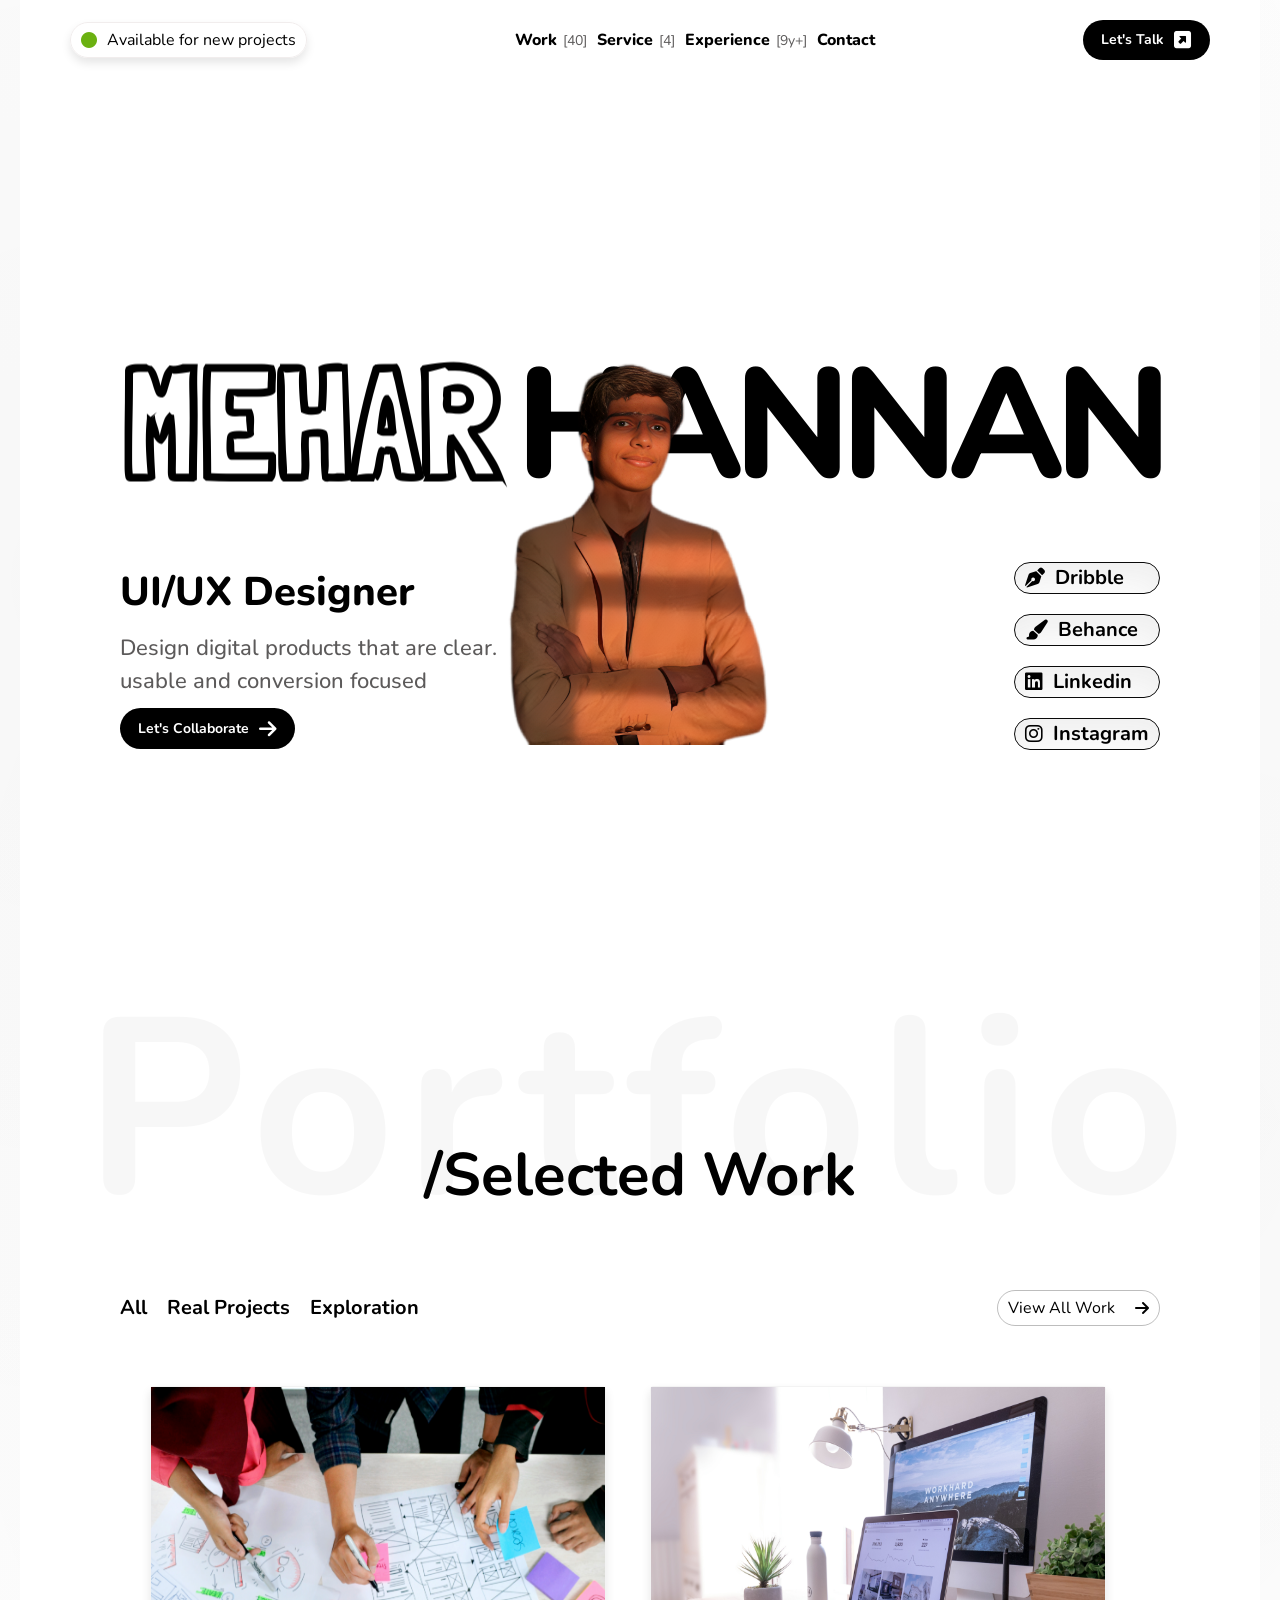
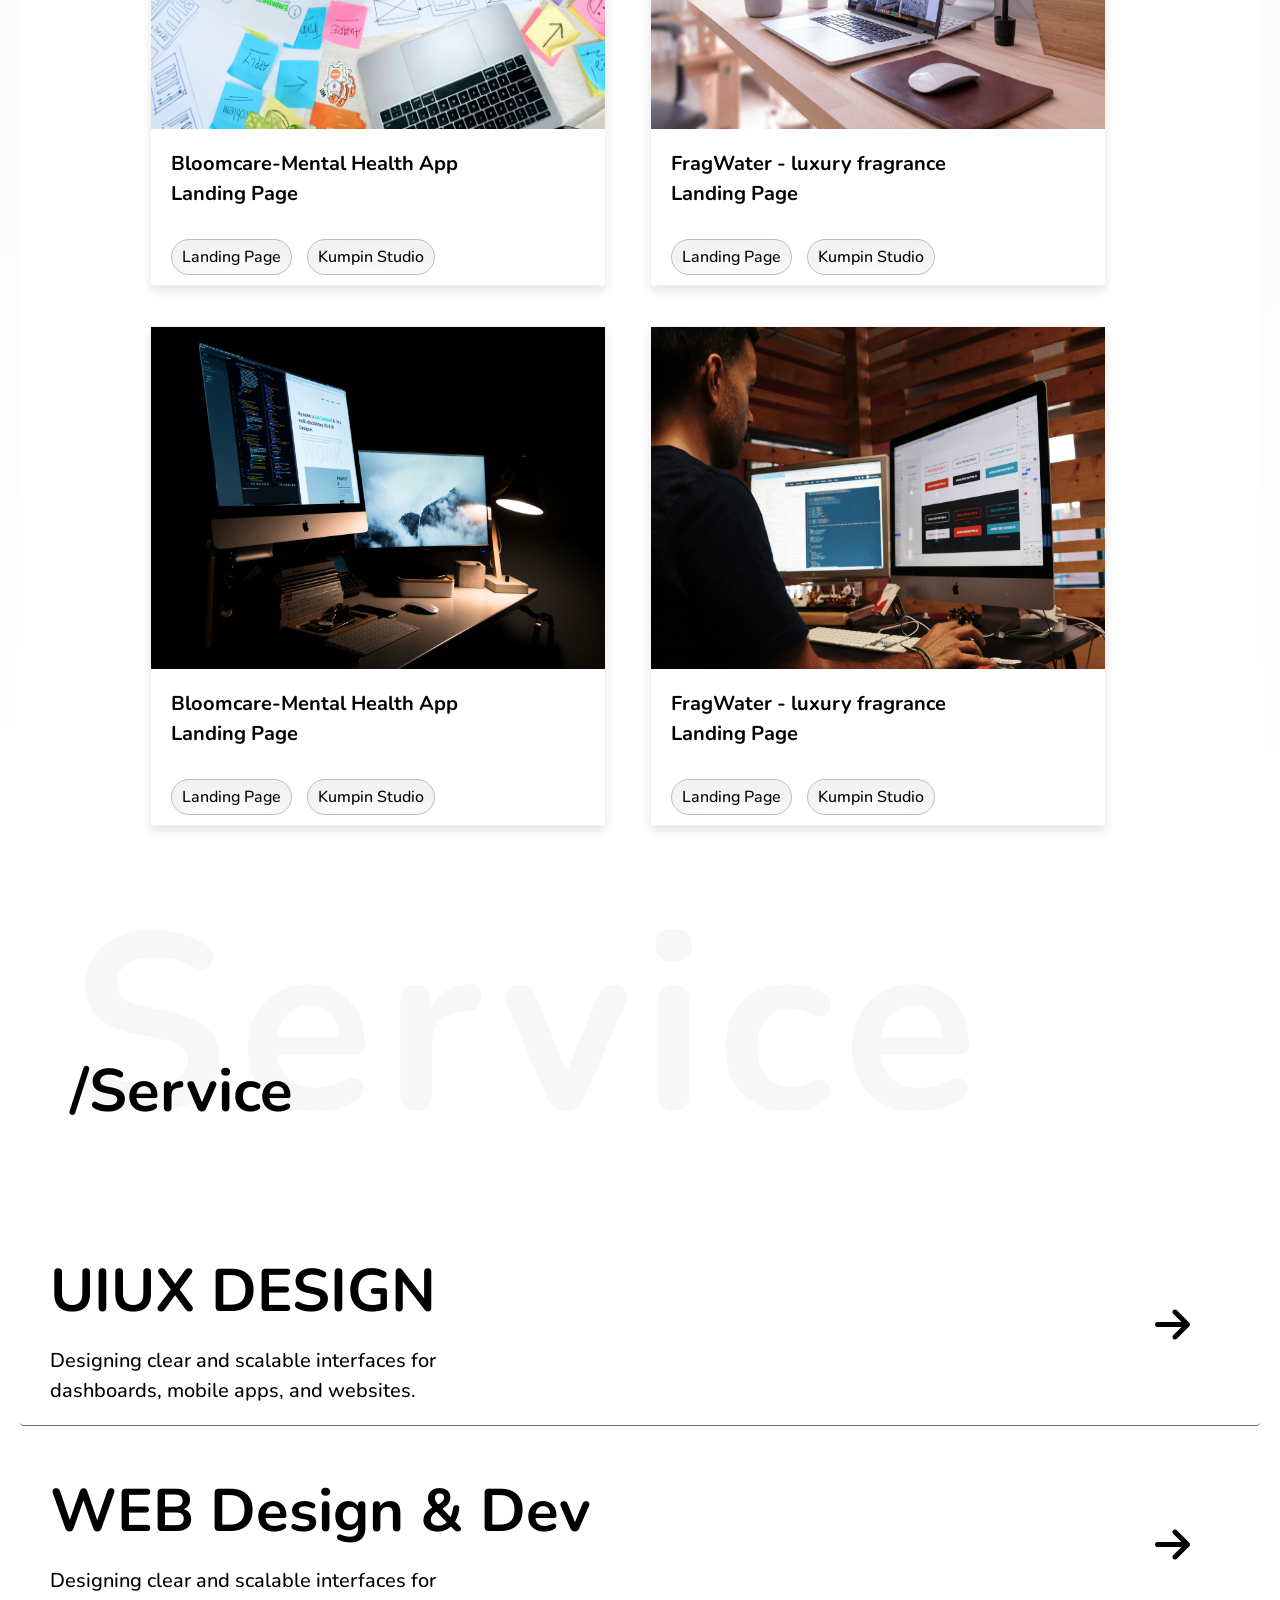
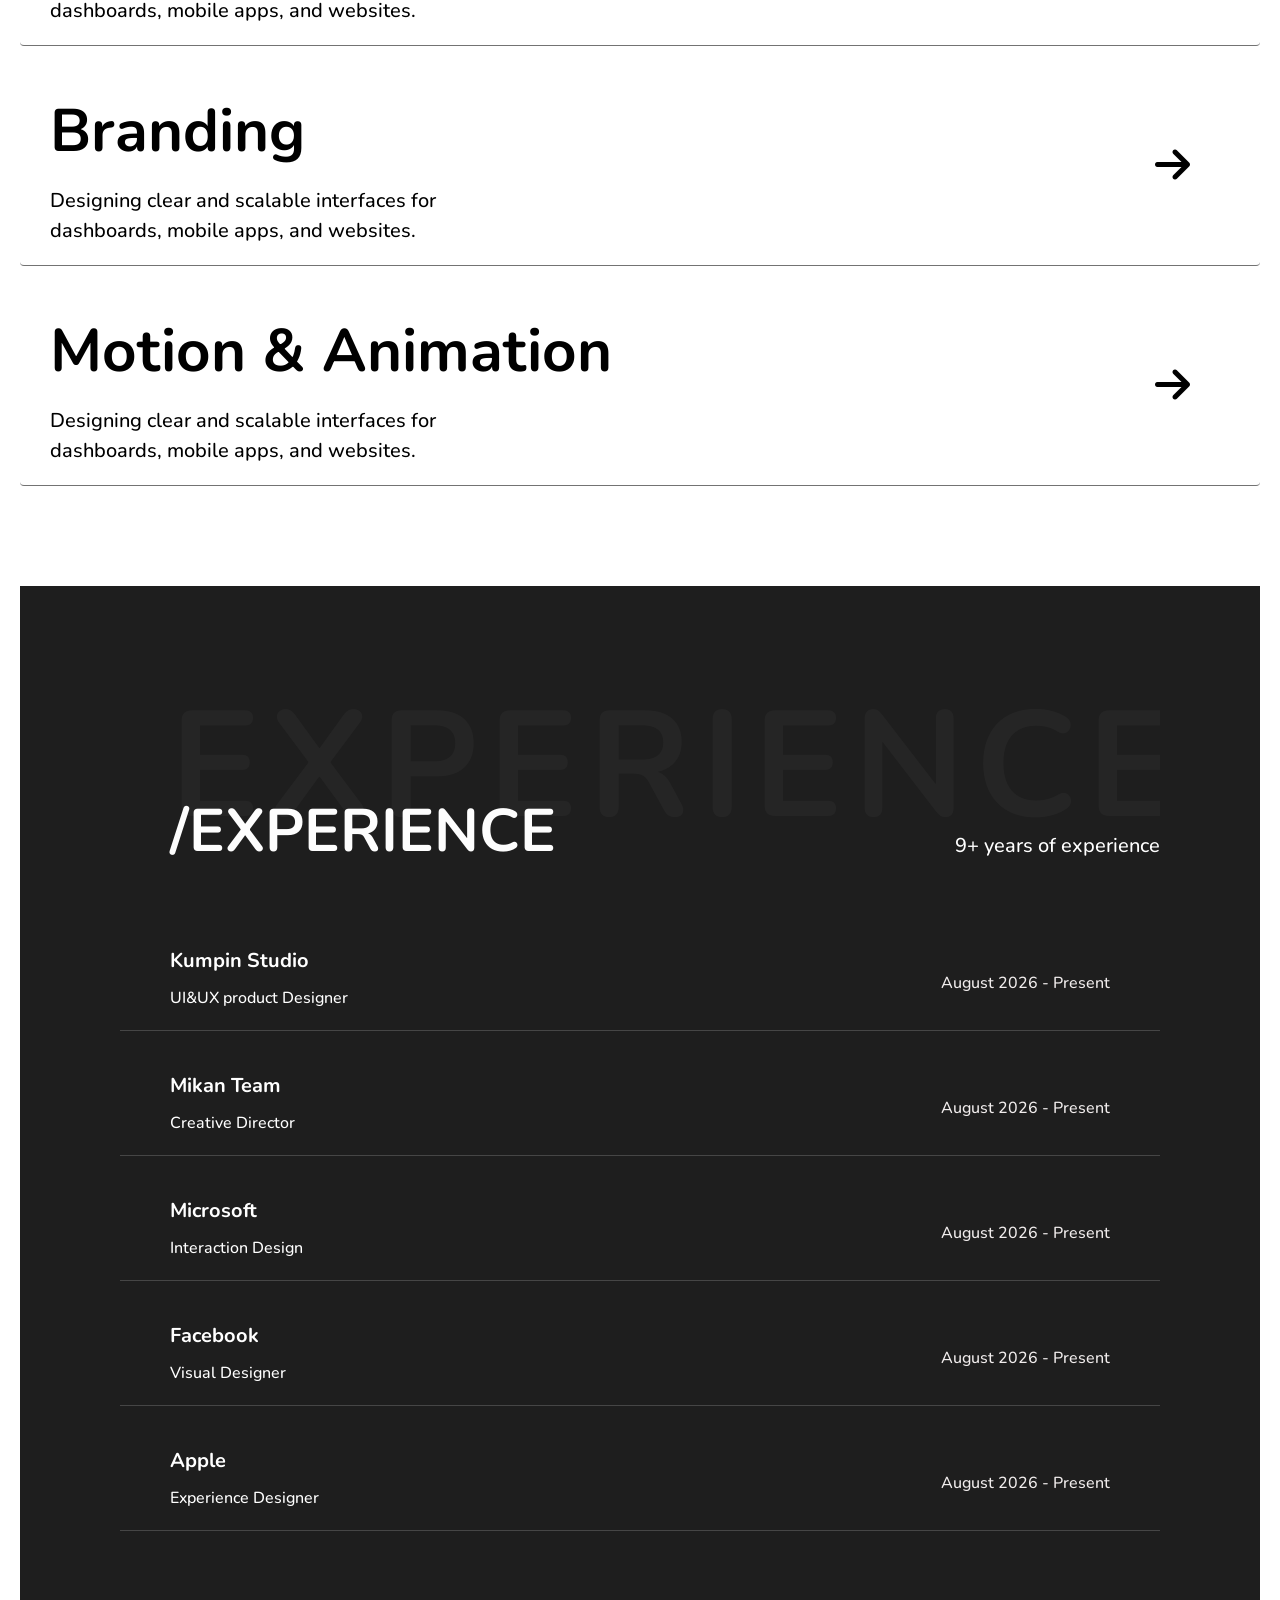
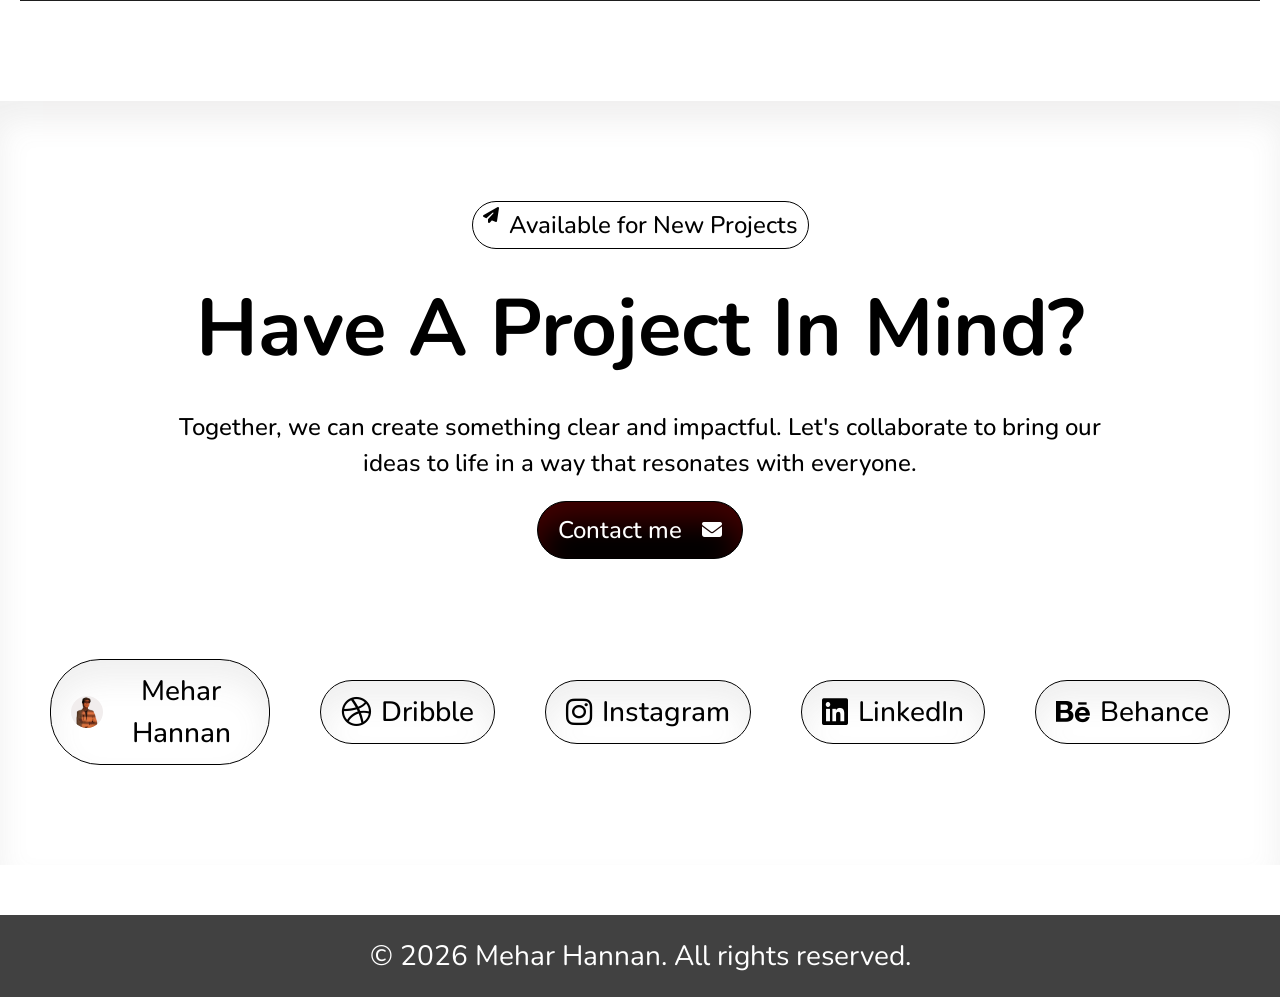
<file: Projects/Personal Portfolio Website — Animations/index.html>
<!-- 
  ╔════════════════════════════════════════════════════════════════╗
  ║  Mehar Hannan - UI/UX Designer Portfolio Website             ║
  ║  Yeh website ek professional portfolio hai Jo Mehar Hannan k  ║
  ║  design work ko showcase karta hai                             ║
  ╚════════════════════════════════════════════════════════════════╝
-->
<!doctype html>
<html lang="en">

<head>
  <!-- 
    HEAD SECTION - Yahan PE website ki basic settings aur meta information hoti hai
    Isme fonts, icons, aur styling links shamil hain
  -->
  <meta charset="UTF-8" />
  <meta http-equiv="X-UA-Compatible" content="IE=edge" />
  <meta name="viewport" content="width=device-width, initial-scale=1.0" />
  <meta name="author" content="Mehar Hannan" />
  <meta name="description"
    content="Mehar Hannan is a UI/UX designer crafting clear, conversion-focused digital experiences for brands, products, and startups." />
  <meta name="keywords"
    content="Mehar Hannan, UI UX Designer, Product Designer, Portfolio, Web Design, Branding, Interaction Design, User Experience" />
  <meta name="robots" content="index, follow" />
  <meta name="theme-color" content="#000000" />
  <meta property="og:title" content="Mehar Hannan | UI/UX Designer" />
  <meta property="og:description"
    content="UI/UX designer focused on clear, usable, and conversion-driven digital product experiences." />
  <meta property="og:type" content="website" />
  <meta property="og:url" content="https://meharhannan.com/" />
  <meta property="og:image" content="assets/img.png" />
  <meta property="og:image:alt" content="Mehar Hannan portrait" />
  <meta name="twitter:card" content="summary_large_image" />
  <meta name="twitter:title" content="Mehar Hannan | UI/UX Designer" />
  <meta name="twitter:description"
    content="UI/UX designer focused on clear, usable, and conversion-driven digital product experiences." />
  <meta name="twitter:image" content="assets/img.png" />
  <link rel="canonical" href="https://meharhannan.com/" />
  <title>Mehar Hannan | UI/UX Designer</title>
  <link rel="preconnect" href="https://fonts.googleapis.com" />
  <link rel="preconnect" href="https://fonts.gstatic.com" crossorigin />
  <link href="https://fonts.googleapis.com/css2?family=Nunito:ital,wght@0,200..1000;1,200..1000&display=swap"
    rel="stylesheet" />
  <link href="https://fonts.googleapis.com/css2?family=Londrina+Outline&display=swap" rel="stylesheet" />
  <link rel="stylesheet" href="https://cdnjs.cloudflare.com/ajax/libs/font-awesome/6.5.2/css/all.min.css" />
  <link rel="stylesheet" href="https://cdnjs.cloudflare.com/ajax/libs/animate.css/4.1.1/animate.min.css" />
  <link rel="stylesheet" href="style.css" />
</head>

<body>
  <!-- MAIN PAGE CONTAINER - Pura website yahan PE wrap hai -->
  <main class="home-page">
    
    <!-- 
      HEADER SECTION - Top navigation bar
      Is section mein:
      1. Green circle - Available status dikhaata hai
      2. Navigation menu - Work, Service, Experience links
      3. "Let's Talk" button - Contact ke liye CTA
    -->
    <header class="header">
      <!-- Availability indicator - Status batata hai k designer available hai -->
      <div class="header-c1" aria-label="Availability">
        <i class="fa-solid fa-circle" aria-hidden="true"></i>
        <span>Available for new projects</span>
      </div>

      <!-- Navigation links - Site ke different sections par jaaney k liye -->
      <nav class="header-menu" aria-label="Main navigation">
        <a href="#work">Work <span>[40]</span></a>
        <a href="#service">Service <span>[4]</span></a>
        <a href="#experience">Experience <span>[9y+]</span></a>
        <a href="#contact">Contact</a>
      </nav>

      <!-- Call-to-action button - Direct email contact k liye -->
      <a href="mailto:hello@meharhannan.com" class="lets-talk" aria-label="Email Mehar Hannan">
        <span>Let's Talk</span>
        <i class="fa-solid fa-square-up-right" aria-hidden="true"></i>
      </a>
    </header>

    <!-- 
      HERO SECTION - Main landing area
      Yeh section portfolio ka main banner hai jo:
      1. Designer ka naam bada display karta hai
      2. Profile image show karta hai
      3. Call-to-action buttons aur social links deeta hai
    -->
    <section class="hero" aria-labelledby="hero-title">
      <!-- Background content layer - Pehla layer jo text aur menu rakha hai -->
      <div class="bottom-layer">
        <!-- Main headline - Designer ka naam bada font mein -->
        <h1 id="hero-title" class="text">
          <span class="text1">MEHAR</span>
          <span class="text2">HANNAN</span>
        </h1>

        <!-- Menu area - Intro text aur social links -->
        <div class="menu">
          <!-- Left side - Description aur action button -->
          <div class="menu1">
            <h2>UI/UX Designer</h2>
            <p>
              Design digital products that are clear. <br />usable and
              conversion focused
            </p>
            <!-- Collaboration CTA button -->
            <a href="#contact" class="collaborate">
              Let's Collaborate
              <i class="fa-solid fa-arrow-right" aria-hidden="true"></i>
            </a>
          </div>

          <!-- Right side - Social media links -->
          <div class="menu2" aria-label="Social links">
            <!-- Dribble link -->
            <div class="m1">
              <i class="fa-solid fa-pen-nib" aria-hidden="true"></i>
              Dribble
            </div>
            <!-- Behance link -->
            <div class="m2">
              <i class="fa-solid fa-paintbrush" aria-hidden="true"></i>
              Behance
            </div>
            <!-- LinkedIn link -->
            <div class="m3">
              <i class="fa-brands fa-linkedin" aria-hidden="true"></i>
              Linkedin
            </div>
            <!-- Instagram link -->
            <div class="m4">
              <i class="fa-brands fa-instagram" aria-hidden="true"></i>
              Instagram
            </div>
          </div>
        </div>
      </div>

      <!-- Floating profile image - Designer ki photo jo upar display hoti hai -->
      <div class="upper-layer">
        <div class="img-wrapper">
          <img src="assets/img.png" alt="Mehar Hannan portrait" width="400" height="400" fetchpriority="high" loading="eager" />
        </div>
      </div>
    </section>

    <!-- 
      PORTFOLIO HEADING - Section title
      Yeh sirf heading area hai jo "Selected Work" batata hai
    -->
    <div class="portfolio" aria-labelledby="portfolio-title">
      <span class="portfoliotext">Portfolio</span>
      <h2 id="portfolio-title" class="selected-work">/Selected Work</h2>
    </div>

    <!-- 
      WORK SECTION - Portfolio projects gallery
      Yahan PE designer ki completed projects display hoti hain
      With filters aur project cards
    -->
    <section class="work" id="work" aria-labelledby="portfolio-title">
      <!-- Projects container -->
      <div class="selectecWork">
        <!-- Filter controls - Projects ko filter karne k liye buttons -->
        <div class="filters" aria-label="Portfolio filters">
          <!-- Left side filters -->
          <div class="c1">
            <span class="f1">All</span>
            <span class="f2">Real Projects</span>
            <span class="f3">Exploration</span>
          </div>
          <!-- Right side - View all button -->
          <div class="c2">
            <span class="h1">View All Work</span>
            <i class="fa-solid fa-arrow-right" aria-hidden="true"></i>
          </div>
        </div>

        <!-- Projects grid - Individual project cards -->
        <div class="projects">
          <!-- Project 1 - Bloomcare App -->
          <article class="project">
            <img src="assets/a (1).jpg" alt="Bloomcare mental health app landing page concept" loading="lazy" />
            <span class="product-title">
              Bloomcare-Mental Health App <br />
              Landing Page
            </span>
            <div class="Properties">
              <span class="ptxt">Landing Page</span>
              <span class="p2">Kumpin Studio</span>
            </div>
          </article>

          <!-- Project 2 - FragWater -->
          <article class="project">
            <img src="assets/a (2).jpg" alt="FragWater luxury fragrance landing page concept" loading="lazy" />
            <span class="product-title">
              FragWater - luxury fragrance <br />
              Landing Page
            </span>
            <div class="Properties">
              <span class="ptxt">Landing Page</span>
              <span class="p2">Kumpin Studio</span>
            </div>
          </article>

          <!-- Project 3 - Bloomcare App (variant) -->
          <article class="project">
            <img src="assets/a (3).jpg" alt="Another Bloomcare mental health app landing page concept" loading="lazy" />
            <span class="product-title">
              Bloomcare-Mental Health App <br />
              Landing Page
            </span>
            <div class="Properties">
              <span class="ptxt">Landing Page</span>
              <span class="p2">Kumpin Studio</span>
            </div>
          </article>

          <!-- Project 4 - FragWater (variant) -->
          <article class="project">
            <img src="assets/a (4).jpg" alt="FragWater luxury fragrance landing page design variation" loading="lazy" />
            <span class="product-title">
              FragWater - luxury fragrance <br />
              Landing Page
            </span>
            <div class="Properties">
              <span class="ptxt">Landing Page</span>
              <span class="p2">Kumpin Studio</span>
            </div>
          </article>
        </div>
      </div>
    </section>

    <!-- 
      SERVICE SECTION - Services offering
      Designer kon kon si services provide karta hai
      Yahan PE 4 main services display hoti hain
    -->
    <div class="service-section" id="service" aria-labelledby="service-title">
      <span class="service-hide">Service</span>
      <h2 id="service-title" class="service-visible">/Service</h2>
    </div>

    <!-- Service cards - Services ki detailed information -->
    <section class="service" aria-label="Service offerings">
      <div class="service-content">
        <!-- Service 1: UI/UX Design -->
        <article class="service">
          <img src="assets/a (1).jpg" alt="UI/UX design service showcase" class="service-image" loading="lazy" />
          <div class="content">
            <h3>UIUX DESIGN</h3>
            <p>
              Designing clear and scalable interfaces for <br />dashboards,
              mobile apps, and websites.
            </p>
          </div>
          <div class="spacer"></div>
          <div class="service-arrow">
            <i class="fa-solid fa-arrow-right" aria-hidden="true"></i>
          </div>
          <div class="service-close">
            <i class="fa-solid fa-x" aria-hidden="true"></i>
          </div>
        </article>

        <!-- Service 2: Web Design & Development -->
        <article class="service">
          <img src="assets/a (2).jpg" alt="Web design and development service showcase" class="service-image" loading="lazy" />
          <div class="content">
            <h3>WEB Design & Dev</h3>
            <p>
              Designing clear and scalable interfaces for <br />dashboards,
              mobile apps, and websites.
            </p>
          </div>
          <div class="spacer"></div>
          <div class="service-arrow">
            <i class="fa-solid fa-arrow-right" aria-hidden="true"></i>
          </div>
          <div class="service-close">
            <i class="fa-solid fa-x" aria-hidden="true"></i>
          </div>
        </article>

        <!-- Service 3: Branding -->
        <article class="service">
          <img src="assets/a (3).jpg" alt="Branding service showcase" class="service-image" loading="lazy" />
          <div class="content">
            <h3>Branding</h3>
            <p>
              Designing clear and scalable interfaces for <br />dashboards,
              mobile apps, and websites.
            </p>
          </div>
          <div class="spacer"></div>
          <div class="service-arrow">
            <i class="fa-solid fa-arrow-right" aria-hidden="true"></i>
          </div>
          <div class="service-close">
            <i class="fa-solid fa-x" aria-hidden="true"></i>
          </div>
        </article>

        <!-- Service 4: Motion & Animation -->
        <article class="service">
          <img src="assets/a (4).jpg" alt="Motion and animation service showcase" class="service-image" loading="lazy" />
          <div class="content">
            <h3>Motion & Animation</h3>
            <p>
              Designing clear and scalable interfaces for <br />dashboards,
              mobile apps, and websites.
            </p>
          </div>
          <div class="spacer"></div>
          <div class="service-arrow">
            <i class="fa-solid fa-arrow-right" aria-hidden="true"></i>
          </div>
          <div class="service-close">
            <i class="fa-solid fa-x" aria-hidden="true"></i>
          </div>
        </article>
      </div>
    </section>

    <!-- 
      EXPERIENCE SECTION - Work history
      Designer ka past experience aur job positions
      Yahan PE float hover effect hai jis se image follow hota hai mouse ke sath
    -->
    <section class="ex-section" id="experience" aria-labelledby="experience-title">
      <!-- Experience heading -->
      <div class="experience-section">
        <span class="exp-hide">EXPERIENCE</span>
        <h2 id="experience-title" class="exp-visible">/EXPERIENCE</h2>
      </div>

      <!-- Total experience duration -->
      <div class="ex-duration">
        <p>9+ years of experience</p>
      </div>

      <!-- Job 1: Kumpin Studio -->
      <div class="experience">
        <div class="content">
          <h3>Kumpin Studio</h3>
          <p>UI&UX product Designer</p>
        </div>
        <div class="spacer"></div>
        <div class="duration">
          <p>August 2026 - Present</p>
        </div>
      </div>

      <!-- Job 2: Mikan Team -->
      <div class="experience">
        <div class="content">
          <h3>Mikan Team</h3>
          <p>Creative Director</p>
        </div>
        <div class="spacer"></div>
        <div class="duration">
          <p>August 2026 - Present</p>
        </div>
      </div>

      <!-- Job 3: Microsoft -->
      <div class="experience">
        <div class="content">
          <h3>Microsoft</h3>
          <p>Interaction Design</p>
        </div>
        <div class="spacer"></div>
        <div class="duration">
          <p>August 2026 - Present</p>
        </div>
      </div>

      <!-- Job 4: Facebook -->
      <div class="experience">
        <div class="content">
          <h3>Facebook</h3>
          <p>Visual Designer</p>
        </div>
        <div class="spacer"></div>
        <div class="duration">
          <p>August 2026 - Present</p>
        </div>
      </div>

      <!-- Job 5: Apple -->
      <div class="experience">
        <div class="content">
          <h3>Apple</h3>
          <p>Experience Designer</p>
        </div>
        <div class="spacer"></div>
        <div class="duration">
          <p>August 2026 - Present</p>
        </div>
      </div>

      <!-- Floating image - Experience section par mouse follow karti hai yeh image -->
      <img src="assets/a (1).jpg" alt="Floating preview image for the experience section" class="cursor-follow" loading="lazy" />
    </section>
  </main>

  <!-- 
    CONTACT/CTA SECTION - "Let's Work Together"
    Is section mein:
    1. Contact heading aur description
    2. Email contact button
    3. Social media links
  -->
  <section class="letswork" id="contact" aria-labelledby="contact-title">
    <!-- Plane icon indicator - "Available for projects" badge -->
    <div class="cta">
      <i class="fa-solid fa-paper-plane" aria-hidden="true"></i>
      <p>Available for New Projects</p>
    </div>

    <!-- Main CTA heading -->
    <h2 id="contact-title">Have A Project In Mind?</h2>
    <!-- CTA description -->
    <p>
      Together, we can create something clear and impactful. Let's collaborate
      to bring our <br />
      ideas to life in a way that resonates with everyone.
    </p>

    <!-- Email contact button -->
    <a href="mailto:hello@meharhannan.com" class="contact" aria-label="Email Mehar Hannan">
      <p>Contact me</p>
      <i class="fa-solid fa-envelope" aria-hidden="true"></i>
    </a>

    <!-- Social media links section -->
    <div class="social" aria-label="Social media profiles">
      <!-- Profile link -->
      <div class="link">
        <img src="assets/img.png" alt="Mehar Hannan profile" class="social-img" loading="lazy" />
        <p>Mehar Hannan</p>
      </div>
      <!-- Dribble -->
      <div class="link">
        <i class="fa-brands fa-dribbble" aria-hidden="true"></i>
        <p>Dribble</p>
      </div>
      <!-- Instagram -->
      <div class="link">
        <i class="fa-brands fa-instagram" aria-hidden="true"></i>
        <p>Instagram</p>
      </div>
      <!-- LinkedIn -->
      <div class="link">
        <i class="fa-brands fa-linkedin" aria-hidden="true"></i>
        <p>LinkedIn</p>
      </div>
      <!-- Behance -->
      <div class="link">
        <i class="fa-brands fa-behance" aria-hidden="true"></i>
        <p>Behance</p>
      </div>
    </div>
  </section>

  <!-- FOOTER - Copyright information -->
  <footer>
    <p>&copy; 2026 Mehar Hannan. All rights reserved.</p>
  </footer>

  <!-- JavaScript file - Dynamic functionality ke liye -->
  <script src="script.js"></script>
</body>

</html>
</file>
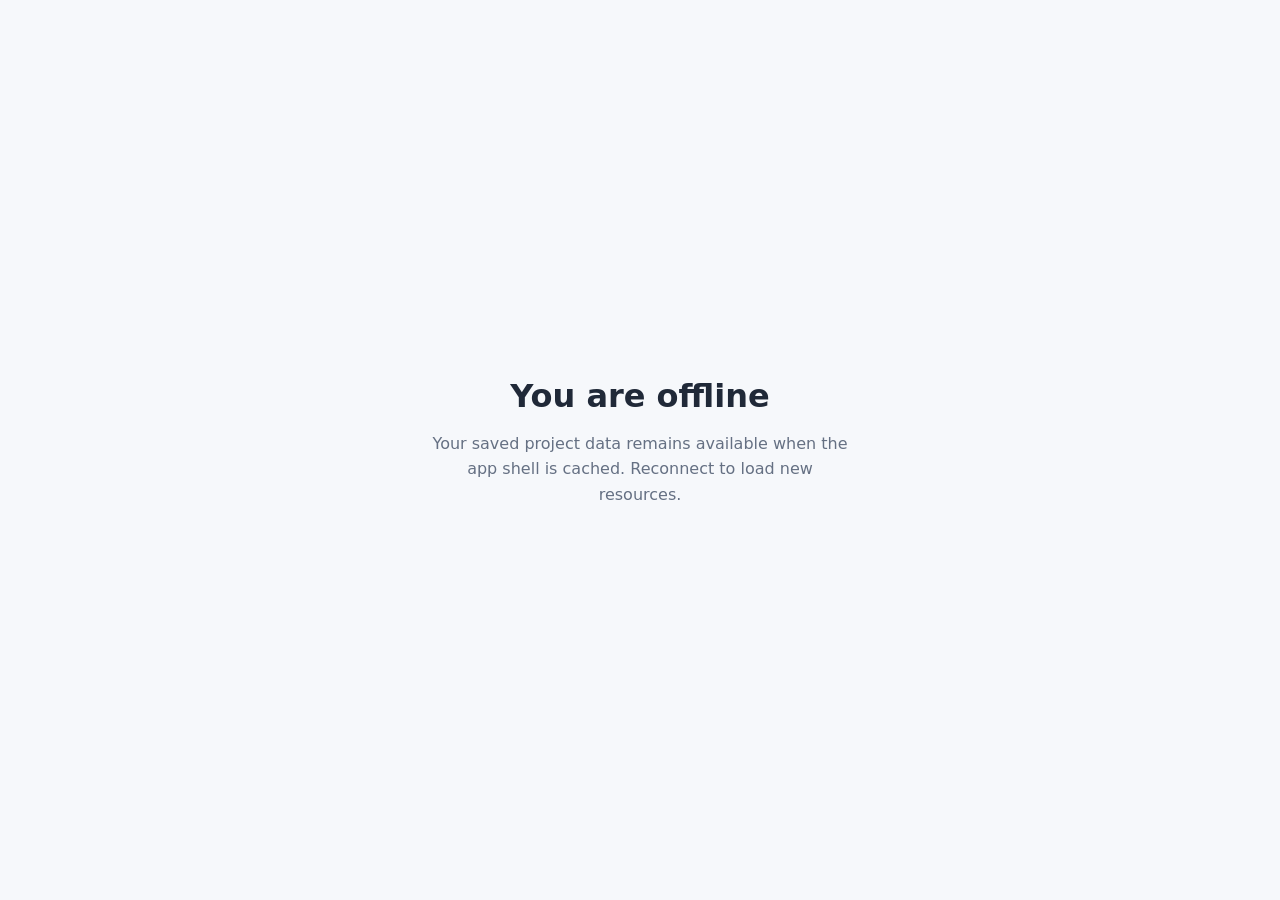
<file: Projects/Project Management – Mobile App UI/offline.html>
<!doctype html>
<html lang="en">
<head>
    <meta charset="utf-8">
    <meta name="viewport" content="width=device-width, initial-scale=1, viewport-fit=cover">
    <meta name="theme-color" content="#1479e9">
    <title>Project Manager Offline</title>
    <style>body{margin:0;min-height:100vh;display:grid;place-items:center;padding:24px;box-sizing:border-box;background:#f6f8fb;color:#202938;font:16px Nunito,system-ui,sans-serif;text-align:center}main{max-width:420px}h1{margin:0 0 10px}p{color:#657083;line-height:1.6}</style>
</head>
<body><main><h1>You are offline</h1><p>Your saved project data remains available when the app shell is cached. Reconnect to load new resources.</p></main></body>
</html>
</file>
<file: Projects/Personal Portfolio Website — Animations/style.css>
/*
  ═════════════════════════════════════════════════════════════════
  GLOBAL RESET AND BASE PAGE STYLING
  ═════════════════════════════════════════════════════════════════
  
  Yeh section mein tamma elements ko reset kia ja raha hai
  aur base styles define ki ja rahi hain
*/

/* 
  UNIVERSAL SELECTOR - Tamma elements par apply hota hai
  margin/padding ko 0 set kiya hai takey koi extra space na rahe
  box-sizing: border-box = padding aur border ko width mein include karo
*/
* {
    margin: 0;
    padding: 0;
    box-sizing: border-box;
}

/* 
  HTML ELEMENT - Pura page ka behavior
  scroll-behavior: smooth = scroll karte waqt smooth animation hota hai
  (acha user experience k liye)
*/
html {
    scroll-behavior: smooth;
}

/*
  BODY - Main page background aur text styling
  Font = Nunito (professional designer look k liye)
  Color = Black text
  Background = Subtle gradient effect (bohot light radial gradients)
  Line-height = 1.5 (comfortable padha-likha k liye)
*/
body {
    font-family: "Nunito", sans-serif;
    color: #000;
    background:
        radial-gradient(circle at 10% 10%, rgba(0, 0, 0, 0.03), transparent 35%),
        radial-gradient(circle at 90% 20%, rgba(0, 0, 0, 0.02), transparent 28%),
        #fff;
    line-height: 1.5;
}

/*
  LINKS - Tamma <a> tags
  Color inherit kare - parent element ka same color
  Text decoration hata do (underline hatane k liye)
*/
a {
    color: inherit;
    text-decoration: none;
}

/*
  LINK FOCUS STATE - Keyboard users k liye (accessibility)
  Tab press karte waqt link par outline dikhta hai
  3px solid outline dark blue color ka with spacing
*/
a:focus-visible {
    outline: 3px solid #111;
    outline-offset: 4px;
    border-radius: 6px;
}

/*
  IMAGES - Tamma images
  max-width: 100% = images apni container se bara nahi honge
  display: block = images ke neeche koi extra space nahi hoga
*/
img {
    max-width: 100%;
    display: block;
}

/*
  ═════════════════════════════════════════════════════════════════
  MAIN PAGE SHELL (.home-page)
  ═════════════════════════════════════════════════════════════════
  
  Yeh main container hai jo pura website ko wrap karta hai
  - Center mein rakhta hai
  - Vertical layout mein sab sections ko arrange karta hai
  - Max width set hai takey bohot chora na ho
*/
.home-page {
    overflow-y: auto;           /* Vertical scrolling allow karo */
    overflow-x: hidden;         /* Horizontal scrolling nahi */
    display: flex;              /* Flex layout */
    flex-direction: column;     /* Items vertically arranged hon */
    background-color: #ffff;    /* White background */
    width: min(1400px, calc(100% - 40px));  /* Max 1400px ya screen width - 40px */
    min-height: 100vh;          /* Minimum pure screen height cover karo */
    margin: 0 auto;             /* Center mein rakho */
}

/*
  ═════════════════════════════════════════════════════════════════
  REUSABLE MOTION SYSTEM (Scroll Reveal Animations)
  ═════════════════════════════════════════════════════════════════
  
  Yeh section animations define karta hai jo scroll karte waqt chalti hain
  - reveal-up = upar se slide in karte hue aata hai
  - reveal-fade = fade in hota hai (transparency se dikhta hai)
  - reveal-scale = chhota se bara hota hai (zoom in effect)
  
  will-change = browser ko batata hai k ye element animate hoga
  animation-timing-function = smooth curve (professional feel)
*/

.reveal-up,
.reveal-fade,
.reveal-scale {
    opacity: 1;                                             /* Fully visible */
    will-change: transform, opacity;                        /* Browser optimization */
    animation-duration: 0.8s;                               /* 0.8 seconds duration */
    animation-fill-mode: both;                              /* Both forward aur backward states */
    animation-timing-function: cubic-bezier(0.22, 1, 0.36, 1);  /* Smooth curve */
    animation-delay: var(--reveal-delay, 0ms);              /* JavaScript se set hota hai */
}

/* Upar se slide in animation */
.reveal-up {
    animation-name: revealUpIn;
}

/* Fade in animation */
.reveal-fade {
    animation-name: revealFadeIn;
}

/* Zoom in animation */
.reveal-scale {
    animation-name: revealScaleIn;
}

/*
  ANIMATION KEYFRAMES - Animation ke steps
  revealUpIn = shuru mein transparent + neeche, end mein solid + sahi position
*/
@keyframes revealUpIn {
    0% {
        opacity: 0;                    /* Transparent */
        transform: translateY(34px);   /* 34px neeche */
    }

    100% {
        opacity: 1;                    /* Fully visible */
        transform: translateY(0);      /* Sahi position par */
    }
}

@keyframes revealFadeIn {
    /* Fade in animation - shuru mein thora transparent aur slide */
    0% {
        opacity: 0;                    /* Invisible */
        transform: translateY(14px);   /* Thora neeche */
    }

    100% {
        opacity: 1;                    /* Fully visible */
        transform: translateY(0);      /* Sahi jagah */
    }
}

@keyframes revealScaleIn {
    /* Scale in animation - shuru mein chhota aur transparent */
    0% {
        opacity: 0;                          /* Invisible */
        transform: translateY(24px) scale(0.96);  /* Chhota - 96% size */
    }

    100% {
        opacity: 1;                    /* Fully visible */
        transform: translateY(0) scale(1);  /* Normal size */
    }
}

@keyframes floatingGentle {
    /* Gentle floating effect - profile image k liye */
    0% {
        transform: translateY(0px);    /* Normal position */
    }

    50% {
        transform: translateY(-8px);   /* Upar ko 8px */
    }

    100% {
        transform: translateY(0px);    /* Wapas normal */
    }
}

/*
  ═════════════════════════════════════════════════════════════════
  HEADER SECTION STYLING
  ═════════════════════════════════════════════════════════════════
  
  Top navigation bar jo teen parts mein divide hai:
  - Left: Availability status (green circle)
  - Center: Navigation links
  - Right: "Let's Talk" call-to-action button
*/

/* 
  Header container - Top navigation bar
  space-between = left mein first item, center mein second, right mein third
*/
.home-page .header {
    display: flex;
    flex-direction: row;
    justify-content: space-between;       /* Items ko spread karo */
    align-items: center;                  /* Vertically center karo */
    padding: 0px 50px;                    /* Sides par space */
    margin-top: 20px;
    animation: slideInDown 0.8s ease forwards;  /* Top se slide down */
}

/*
  Availability status - Green circle wala pill
  - Green circle icon + "Available for new projects" text
  - Rounded pill shape
  - Subtle shadow
*/
.home-page .header .header-c1 {
    display: flex;
    flex-direction: row;
    align-items: center;
    gap: 10px;                          /* Icon aur text ke beech space */
    border: 1px solid #f1eded;          /* Light border */
    padding: 5px 10px;
    border-radius: 50px;                /* Completely rounded (pill shape) */
    box-shadow: 0 5px 10px rgba(0, 0, 0, 0.1);  /* Subtle shadow */
}

/* Green circle ka color */
.home-page .header .header-c1 i {
    color: #6bb111;                     /* Green color - available status */
}

/*
  Navigation menu - Links container
  flex-wrap: wrap = mobile par next line par chale jaye
*/
.home-page .header .header-menu {
    display: flex;
    flex-direction: row;
    align-items: center;
    flex-wrap: wrap;                    /* Mobile responsive */
    gap: 10px;
}

/* Individual navigation links */
.home-page .header .header-menu a {
    display: inline-flex;
    align-items: center;
    gap: 6px;
    font-size: 16px;
    font-weight: 800;                  /* Bold */
    color: #000;
    font-family: "Nunito", sans-serif;
}

/* Link ke numbers/counts (jaise [40], [4]) */
.home-page .header .header-menu a span {
    font-size: 14px;
    font-weight: 400;                  /* Normal weight */
    color: #5c5a5a;                    /* Gray color */
    font-family: "Nunito", sans-serif;
}

/*
  "Let's Talk" CTA button
  - Black pill-shaped button
  - Icon + text
  - Hover effect
*/
.home-page .header .lets-talk {
    display: flex;
    flex-direction: row;
    align-items: center;
    gap: 10px;
    padding: 10px 18px;
    border-radius: 50px;               /* Pill shape */
    background-color: #000;            /* Black button */
    font-size: 14px;
    color: #fff;                       /* White text */
    font-family: "Nunito", sans-serif;
    font-weight: 700;                  /* Bold */
    line-height: 1;
    transition: opacity 0.2s ease;     /* Smooth opacity change */
}

/* Button hover state - thora transparent */
.home-page .header .lets-talk:hover {
    opacity: 0.9;                      /* 10% transparent */
}

/* Button icon */
.home-page .header .lets-talk i {
    font-size: 20px;
    line-height: 1;
}

/*
  ═════════════════════════════════════════════════════════════════
  HERO SECTION STYLING
  ═════════════════════════════════════════════════════════════════
  
  Main landing area jo:
  - Bada headline (MEHAR HANNAN) dikhaata hai
  - Profile image background mein
  - Left side par intro text
  - Right side par social links
  - Min height = 100vh (pure screen ko cover kare)
*/

/* Hero section container */
.home-page .hero {
    display: flex;
    flex-direction: column;
    justify-content: center;          /* Vertically center */
    min-height: 100vh;                /* Pure screen height */
    align-items: center;              /* Horizontally center */
    padding: 0px 50px;
    margin-top: 20px;
}

/*
  Hero bottom layer - Text aur menu content
  yeh profile image ke neeche rehta hai (visual hierarchy)
*/
.home-page .hero .bottom-layer {
    display: flex;
    flex-direction: column;
    justify-content: center;
    align-items: center;
    width: 100%;
}

/*
  Bada headline (MEHAR HANNAN)
  - Two parts: MEHAR aur HANNAN
  - Side by side arranged
  - 155px font size
*/
.home-page .hero .bottom-layer .text {
    display: flex;
    flex-direction: row;
    justify-content: center;
    align-items: center;
    gap: 20px;
}

/* "MEHAR" - Londrina font (stylish) */
.home-page .hero .bottom-layer .text .text1 {
    font-size: 155px;
    font-weight: 800;
    font-family: "Londrina Outline", cursive;  /* Special font */
    letter-spacing: 15%;               /* Words ke beech space */
    animation: slideInDown 1s ease forwards;   /* Top se slide down */
}

/* "HANNAN" - Nunito font (clean) */
.home-page .hero .bottom-layer .text .text2 {
    font-size: 155px;
    font-weight: 800;
    font-family: "Nunito", sans-serif;
    letter-spacing: -10px;             /* Words closer */
    animation: slideInDown 1s ease forwards;
    animation-delay: 0.1s;             /* Thora baad mein animate */
}

/*
  Menu section - Introduction text + Social links
  Two columns: left (intro) aur right (social)
*/
.home-page .hero .bottom-layer .menu {
    display: flex;
    flex-direction: row;
    width: 100%;
    justify-content: space-between;    /* Left aur right spread */
    margin-top: 20px;
}

/*
  Left side intro content - "UI/UX Designer" heading + description + CTA
  padding-left = sirf left side par space
*/
.home-page .hero .bottom-layer .menu .menu1 {
    display: flex;
    flex-direction: column;
    gap: 10px;                        /* Elements ke beech space */
    padding-left: 50px;
}

/* "UI/UX Designer" heading */
.home-page .hero .bottom-layer .menu .menu1 h2 {
    font-size: 40px;
    font-weight: 800;
    font-family: "Nunito", sans-serif;
    animation: slideInUp 0.8s ease forwards;
    animation-delay: 0.2s;
}

/* Description paragraph */
.home-page .hero .bottom-layer .menu .menu1 p {
    font-size: 22px;
    font-weight: 500;
    font-family: "Nunito", sans-serif;
    color: #5c5a5a;                  /* Gray text */
    animation: slideInUp 0.8s ease forwards;
    animation-delay: 0.4s;
}

/* "Let's Collaborate" button */
.home-page .hero .bottom-layer .menu .menu1 .collaborate {
    display: flex;
    flex-direction: row;
    align-items: center;
    width: fit-content;               /* Size ko content ke hisaab se */
    gap: 10px;
    padding: 10px 18px;
    border-radius: 50px;              /* Pill shape */
    background-color: #000;
    font-size: 14px;
    color: #fff;
    font-family: "Nunito", sans-serif;
    font-weight: 700;
    animation: slideInUp 0.8s ease forwards;
    animation-delay: 0.6s;
    transition: opacity 0.2s ease;
}

.home-page .hero .bottom-layer .menu .menu1 .collaborate:hover {
    opacity: 0.9;
}

.home-page .hero .bottom-layer .menu .menu1 .collaborate i {
    font-size: 20px;
}

/*
  Right side social links menu
  Vertical stack of 4 social platform buttons (Dribble, Behance, LinkedIn, Instagram)
  padding-right = sirf right side par space
*/
.home-page .hero .bottom-layer .menu .menu2 {
    display: flex;
    flex-direction: column;
    gap: 20px;                        /* Buttons ke beech space */
    padding-right: 50px;
}

/* Individual social button - Dribble, Behance, LinkedIn, Instagram */
.home-page .hero .bottom-layer .menu .menu2 .m1,
.home-page .hero .bottom-layer .menu .menu2 .m2,
.home-page .hero .bottom-layer .menu .menu2 .m3,
.home-page .hero .bottom-layer .menu .menu2 .m4 {
    display: flex;
    flex-direction: row;
    align-items: center;
    gap: 10px;
    font-family: "Nunito", sans-serif;
    border: 1px solid #0a0a0a;        /* Dark border */
    padding: 5px 10px;
    line-height: 1;
    box-shadow: inset 0 20px 30px rgba(105, 104, 104, 0.1);  /* Inner shadow */
    border-radius: 50px;              /* Pill shape */
    font-size: 20px;
    font-weight: 700;
    transition: all 0.3s ease;
}

/* Individual animations for each social button */
.home-page .hero .bottom-layer .menu .menu2 .m1 {
    animation: fadeInUp 0.7s ease forwards;
    animation-delay: 0.3s;
}

.home-page .hero .bottom-layer .menu .menu2 .m2 {
    animation: fadeInUp 0.7s ease forwards;
    animation-delay: 0.5s;
}

.home-page .hero .bottom-layer .menu .menu2 .m3 {
    animation: fadeInUp 0.7s ease forwards;
    animation-delay: 0.7s;
}

.home-page .hero .bottom-layer .menu .menu2 .m4 {
    animation: fadeInUp 0.7s ease forwards;
    animation-delay: 0.9s;
}

/*
  Floating profile image
  - Positioned upar hero text ke
  - Gentle floating animation
  - Width limit takey bohot chora na ho
*/
.home-page .hero .upper-layer {
    position: absolute;               /* Fixed position relative to parent */
    z-index: 1;                       /* Top ke neeche display */
    top: 95px;                        /* 95px neeche */
    left: 50%;                        /* Center horizontally */
    transform: translateX(-50%);      /* Exact center mein */
    width: 420px;
    max-width: 45vw;                  /* Mobile ke liye responsive */
    height: 100%;
    display: flex;
    justify-content: center;
    align-items: center;
}

/* Image wrapper */
.home-page .hero .upper-layer .img-wrapper {
    width: 400px;
    height: 400px;
    animation: floatingGentle 5.8s ease-in-out infinite;  /* Gentle up-down motion */
}

/* Actual image */
.home-page .hero .upper-layer img {
    width: 100%;
    height: 100%;
    object-fit: cover;                /* Image ko cover mein show karo */
    animation: fadeInUp 1.2s ease forwards;
    animation-delay: 0.2s;
}

/*
  ═════════════════════════════════════════════════════════════════
  PORTFOLIO HEADING BLOCK
  ═════════════════════════════════════════════════════════════════
  
  Section heading jo "Portfolio" aur "/Selected Work" dikhaata hai
  - Faded background text (portfolio) 
  - Bold visible heading (/Selected Work)
  - Center mein aligned
*/
.home-page .portfolio {
    display: flex;
    flex-direction: column;
    justify-content: center;
    align-items: center;
    padding: 0px 50px;
    margin-top: 20px;
    overflow: hidden;
    position: relative;
}

.home-page .portfolio .portfoliotext {
    position: absolute;
    z-index: 0;
    font-size: 250px;
    color: #00000008;
    font-weight: bolder;
    font-family: "Nunito", sans-serif;
    letter-spacing: 10px;
}

.home-page .portfolio .selected-work {
    font-size: 60px;
    color: #000;
    font-weight: bolder;
    padding-top: 130px;
    font-family: "Nunito", sans-serif;
}

/*
  =========================================
  Work / project showcase section
  - Filter row at the top
  - Two-column project grid below
  =========================================
*/
.home-page .work {
    display: flex;
    flex-direction: column;
    justify-content: center;
    align-items: center;
    padding: 50px 50px;
    margin-top: 20px;
}

.home-page .work .selectecWork {
    display: flex;
    flex-direction: column;
    align-items: center;
    gap: 20px;
    width: 100%;
}

.home-page .work .selectecWork .filters {
    display: flex;
    flex-direction: row;
    justify-content: space-between;
    width: 100%;
    padding: 0px 50px;
}

.home-page .work .selectecWork .filters .c1 {
    display: flex;
    flex-direction: row;
    align-items: center;
    gap: 20px;
}

.home-page .work .selectecWork .filters .c1 .f1 {
    font-size: 20px;
    color: #000;
    font-weight: bolder;
    font-family: "Nunito", sans-serif;
}

.home-page .work .selectecWork .filters .c1 .f2 {
    font-size: 20px;
    color: #000;
    font-weight: bolder;
    font-family: "Nunito", sans-serif;
}

.home-page .work .selectecWork .filters .c1 .f3 {
    font-size: 20px;
    color: #000;
    font-weight: bolder;
    font-family: "Nunito", sans-serif;
}

.home-page .work .selectecWork .filters .c2 {
    display: flex;
    flex-direction: row;
    align-items: center;
    gap: 20px;
    border: 1px solid #00000042;
    padding: 5px 10px;
    border-radius: 50px;
    font-family: "Nunito", sans-serif;
}

/*
  Projects grid
  What this does: creates the portfolio card layout using a 2-column grid.
  Layout: cards stretch across the available width with consistent spacing and padding.
*/
.home-page .work .selectecWork .projects {
    display: grid;
    grid-template-columns: repeat(2, 1fr);
    gap: 20px;
    width: 100%;
    padding: 0px 80px;
    margin: 20px;
}

/*
  Individual project card
  What this does: gives each portfolio item its own card with image, title, and tags.
  Layout: vertical column from image at top to metadata at bottom, with a clean white card and soft shadow.
*/
.home-page .work .selectecWork .projects .project {
    display: flex;
    flex-direction: column;
    justify-content: space-between;
    align-items: start;
    gap: 10px;
    border: 1px solid #0000000c;
    border-radius: 4px;
    background-color: #ffffff;
    box-shadow: 0 5px 10px rgba(0, 0, 0, 0.1);
    height: 500px;
    width: 95%;
    margin-top: 20px;
    transition: transform 0.35s ease, box-shadow 0.35s ease;
}

.home-page .work .selectecWork .projects .project:hover {
    transform: translateY(-6px);
    box-shadow: 0 16px 28px rgba(0, 0, 0, 0.15);
}

.home-page .work .selectecWork .projects .project img {
    width: 100%;
    height: 350px;
    object-fit: fill;
}

.home-page .work .selectecWork .projects .project .product-title {
    font-size: 20px;
    color: #000;
    font-weight: bolder;
    font-family: "Nunito", sans-serif;
    padding: 10px 20px;
}

.home-page .work .selectecWork .projects .project .Properties {
    display: flex;
    flex-direction: row;
    justify-content: start;
    gap: 15px;
    align-items: center;
    font-family: "Nunito", sans-serif;
    padding: 10px 20px;
}

.home-page .work .selectecWork .projects .project .Properties .ptxt {
    font-size: 16px;
    color: #000;
    font-weight: 500;
    font-family: "Nunito", sans-serif;
    border: 1px solid #00000042;
    border-radius: 50px;
    padding: 5px 10px;
    box-shadow: inset 0 20px 30px rgba(105, 104, 104, 0.1);
}

.home-page .work .selectecWork .projects .project .Properties .p2 {
    font-size: 16px;
    color: #000;
    font-weight: 500;
    font-family: "Nunito", sans-serif;
    border: 1px solid #00000042;
    border-radius: 50px;
    padding: 5px 10px;
    box-shadow: inset 0 20px 30px rgba(105, 104, 104, 0.1);
}

/*
  =========================================
  Services section
  - Large background text and visible heading
  - Stacked service cards with hover reveal effects
  =========================================
*/
.home-page .service-section {
    display: flex;
    flex-direction: column;
    justify-content: center;
    align-items: start;
    padding: 0px 50px;
    margin-top: 20px;
    overflow: hidden;
    position: relative;
}

.home-page .service-section .service-hide {
    position: absolute;
    z-index: 0;
    font-size: 250px;
    color: #00000008;
    font-weight: bolder;
    font-family: "Nunito", sans-serif;
    letter-spacing: 10px;
}

.home-page .service-section .service-visible {
    font-size: 60px;
    color: #000;
    font-weight: bolder;
    padding-top: 130px;
    font-family: "Nunito", sans-serif;
}

/*
  =========================================
  Individual service card layout
  - Each row is a horizontal content block
  - Hover state changes colors and reveals preview image
  =========================================
*/
.home-page .service {
    display: flex;
    flex-direction: column;
    justify-content: center;
    align-items: start;
    padding: 50px 0px;
    margin-top: 20px;
    gap: 20px;
}

.home-page .service .service-content {
    display: flex;
    flex-direction: column;
    justify-content: space-between;
    width: 100%;
}

/*
  Service card rows
  What this does: creates each service offer as a horizontal row with text and arrow controls.
  Layout: text on the left, spacing on the right, and hover effects that reveal an image and switch the icon state.
*/
.home-page .service .service-content .service {
    display: flex;
    flex-direction: row;
    justify-content: space-between;
    align-items: center;
    width: 100%;
    height: 200px;
    gap: 10px;
    background-color: #ffffff;
    padding: 20px 30px;
    border-radius: 4px;
    border-bottom: 1px solid #0000008c;
    cursor: pointer;
}

.home-page .service .service-content .service:hover {
    background-color: #000000b7;
    color: #fff;
}

.home-page .service .service-content .service img {
    position: absolute;
    opacity: 0;
    overflow: hidden;
    left: 50%;
    transform: translateY(-60px);
    rotate: 10deg;
    width: 200px;
    height: 140px;
    object-fit: cover;
}

.home-page .service .service-content .service:hover img {
    opacity: 1;
    transform: translateY(-60px) rotate(10deg);
    transition: all 0.5s ease-in-out;
}

.home-page .service .service-content .service .content {
    display: flex;
    flex-direction: column;
    justify-content: start;
    align-items: start;
    gap: 10px;
}

.home-page .service .service-content .service .content h3 {
    font-size: 60px;
    font-weight: bolder;
    font-family: "Nunito", sans-serif;
}

.home-page .service .service-content .service .content p {
    font-size: 20px;
    font-weight: 500;
    font-family: "Nunito", sans-serif;
}

.home-page .service .service-content .service .spacer {
    margin-left: auto;
}

.home-page .service .service-content .service .service-arrow {
    font-size: 40px;
}

.home-page .service .service-content .service .service-close {
    font-size: 40px;
    opacity: 0;
}

.home-page .service .service-content .service:hover .service-close {
    opacity: 1;
}

.home-page .service .service-content .service:hover .service-arrow {
    opacity: 0;
}

/*
  =========================================
  Experience section
  - Dark background to contrast with the previous light sections
  - Timeline-style content with job roles and dates
  - Summary text aligned to the right for a cleaner layout
  =========================================
*/
.home-page .ex-section {
    display: flex;
    flex-direction: column;
    padding: 50px 100px;
    margin: 50px 0px;
    color: #fff;
    background-color: #000000e1;
}

/*
  Experience heading block.
  What this does: creates the large faded word background and the visible section title.
  Layout: column arrangement so the text sits with enough spacing above the job list.
*/
.home-page .ex-section .experience-section {
    display: flex;
    flex-direction: column;
    justify-content: center;
    align-items: start;
    padding: 0px 50px;
    margin-top: 20px;
    overflow: hidden;
    position: relative;
}

.home-page .ex-section .experience-section .exp-hide {
    position: absolute;
    z-index: 0;
    font-size: 150px;
    color: #f8f5f508;
    font-weight: bolder;
    font-family: "Nunito", sans-serif;
    letter-spacing: 10px;
}

.home-page .ex-section .experience-section .exp-visible {
    font-size: 60px;
    color: #fdfdfd;
    font-weight: bolder;
    padding-top: 130px;
    font-family: "Nunito", sans-serif;
}

/*
  Experience summary statement.
  What this does: pushes the years-of-experience text to the far right of the section.
  Layout: full width container with end-aligned content so it reads like a highlight statistic.
*/
.home-page .ex-section .ex-duration {
    display: flex;
    flex-direction: row;
    justify-content: flex-end;
    width: 100%;
    margin-bottom: 20px;
}

.home-page .ex-section .ex-duration p {
    font-size: 20px;
    font-weight: 500;
    font-family: "Nunito", sans-serif;
    text-align: right;
    margin: 0;
    transform: translateY(-45px);
}

/*
  Individual experience row.
  What this does: arranges each job item in a horizontal timeline layout.
  Layout: left side company info, right side date text, with a subtle divider line between entries.
*/
.home-page .ex-section .experience {
    display: flex;
    flex-direction: row;
    justify-content: space-between;
    align-items: start;
    padding: 0px 50px;
    margin: 20px 0px;
    border-bottom: #faf9f92f 1px solid;
}

.home-page .ex-section .experience .content {
    display: flex;
    flex-direction: column;
    justify-content: start;
    align-items: start;
    gap: 10px;
}

.home-page .ex-section .experience .content h3 {
    font-size: 20px;
    font-weight: bolder;
    font-family: "Nunito", sans-serif;
}

.home-page .ex-section .experience .content p {
    font-size: 16px;
    font-weight: 500;
    font-family: "Nunito", sans-serif;
    padding-bottom: 20px;
}

.home-page .ex-section .experience .duration {
    display: flex;
    flex-direction: column;
    justify-content: center;
}

.home-page .ex-section .experience .duration p {
    font-size: 16px;
    font-weight: 500;
    font-family: "Nunito", sans-serif;
    text-align: right;
    transform: translateY(25px);
    color: #f1eded;
}

/*
  Floating image effect.
  What this does: displays a small preview image that follows the cursor inside the experience section.
  Layout: fixed-position image with pointer-events disabled so it only behaves like a visual hover effect.
*/
.home-page .ex-section .cursor-follow {
    position: fixed;
    width: 120px;
    height: 80px;
    object-fit: cover;
    pointer-events: none;
    opacity: 0;
    transform: translate(20%, 20%) rotate(10deg);
    transition: opacity 0.3s ease;
    z-index: 999;
}

/*
  =========================================
  Final call-to-action section
  - Centered heading and contact area
  - Social links displayed as clickable pills
  =========================================
*/
.letswork {
    display: flex;
    flex-direction: column;
    justify-content: center;
    align-items: center;
    padding: 100px 50px;
    margin: 50px 0px;
    gap: 20px;
    box-shadow: inset 0 20px 30px rgba(105, 104, 104, 0.1);
}

/*
  CTA badge for the final contact section.
  What this does: creates a small pill label above the main heading to signal availability.
  Layout: centered horizontal row with an icon and short message.
*/
.letswork .cta {
    display: flex;
    flex-direction: row;
    justify-content: center;
    gap: 10px;
    padding: 5px 10px;
    border: #000 1px solid;
    border-radius: 50px;
}

.letswork .cta h1 {
    font-size: 20px;
    font-weight: bolder;
    font-family: "Nunito", sans-serif;
}

.letswork h2 {
    font-size: 80px;
    font-weight: bolder;
    font-family: "Nunito", sans-serif;
}

.letswork p {
    font-size: 24px;
    font-weight: 500;
    font-family: "Nunito", sans-serif;
    text-align: center;
}

.letswork .contact {
    display: flex;
    flex-direction: row;
    justify-content: center;
    align-items: center;
    gap: 20px;
    background-color: #000;
    color: #fff;
    padding: 10px 20px;
    border-radius: 50px;
    border: #000 1px solid;
    font-family: "Nunito", sans-serif;
    box-shadow: inset 0 20px 30px rgba(241, 3, 3, 0.267);
    transition: opacity 0.2s ease;
}

.letswork .contact:hover {
    opacity: 0.9;
}

.letswork .contact i {
    font-size: 20px;
}

/*
  Social links row.
  What this does: arranges the contact/profile buttons in a centered row.
  Layout: horizontal flex layout with consistent spacing between each network link.
*/
.letswork .social {
    display: flex;
    flex-direction: row;
    justify-content: center;
    align-items: center;
    gap: 50px;
}

/*
  Individual social button.
  What this does: gives each profile/contact item a rounded pill design with icon and label.
  Layout: horizontal layout with icon + text, and hover styling for a dark mode effect.
*/
.letswork .social .link {
    display: flex;
    flex-direction: row;
    justify-content: center;
    align-items: center;
    padding: 10px 20px;
    gap: 10px;
    border: #000 1px solid;
    border-radius: 50px;
    box-shadow: inset 0 20px 30px rgba(105, 104, 104, 0.1);
    margin-top: 80px;
    transition: transform 0.25s ease, box-shadow 0.25s ease, background-color 0.25s ease, color 0.25s ease;
}

.letswork .social .link:hover {
    background-color: #000;
    color: #fff;
    transform: translateY(-3px);
    box-shadow: 0 12px 20px rgba(0, 0, 0, 0.16);
} 

.letswork .social .link .social-img {
    width: 32px;
    height: 32px;
    object-fit: cover;
    background-color: #f1eded;
    border-radius: 50%;
}

.letswork .social .link i {
    font-size: 30px;
}

.letswork .social .link p {
    font-size: 28px;
    font-weight: 1200;
    font-family: "Nunito", sans-serif;
}


footer {
    text-align: center;
    padding: 20px;
    background-color: #000000be;
    color: #fff;
    font-size: 28px;
    font-family: "Nunito", sans-serif;
}

/*
  =========================================
  Accessibility and responsive layout rules
  =========================================
*/
@media (prefers-reduced-motion: reduce) {
    * {
        animation: none !important;
        transition: none !important;
        scroll-behavior: auto !important;
    }
}

@media (max-width: 1200px) {
    .home-page .hero .bottom-layer .text .text1,
    .home-page .hero .bottom-layer .text .text2 {
        font-size: 120px;
    }

    .home-page .hero .bottom-layer .menu .menu1 h2 {
        font-size: 34px;
    }

    .home-page .hero .bottom-layer .menu .menu1 p {
        font-size: 20px;
    }

    .home-page .work .selectecWork .projects {
        padding: 0 30px;
    }

    .letswork h2 {
        font-size: 64px;
        text-align: center;
    }
}

@media (max-width: 992px) {
    .home-page {
        width: min(1400px, calc(100% - 24px));
    }

    .home-page .header,
    .home-page .hero,
    .home-page .portfolio,
    .home-page .service-section {
        padding: 0 20px;
    }

    .home-page .header {
        position: sticky;
        top: 8px;
        z-index: 20;
        margin-inline: 10px;
        padding: 12px 14px;
        border-radius: 16px;
        backdrop-filter: blur(8px);
        background-color: rgba(255, 255, 255, 0.82);
        box-shadow: 0 8px 20px rgba(0, 0, 0, 0.08);
    }

    .home-page .work {
        padding: 40px 20px;
    }

    .home-page .hero {
        min-height: auto;
        padding-top: 30px;
    }

    .home-page .hero .bottom-layer .text {
        gap: 10px;
    }

    .home-page .hero .bottom-layer .text .text1,
    .home-page .hero .bottom-layer .text .text2 {
        font-size: 88px;
        letter-spacing: 0;
    }

    .home-page .hero .bottom-layer .menu {
        flex-direction: column;
        gap: 20px;
        align-items: flex-start;
    }

    .home-page .hero .bottom-layer .menu .menu1,
    .home-page .hero .bottom-layer .menu .menu2 {
        padding: 0;
    }

    .home-page .hero .upper-layer {
        position: relative;
        top: auto;
        left: auto;
        transform: none;
        width: 100%;
        max-width: none;
        height: auto;
        margin-top: 20px;
    }

    .home-page .hero .upper-layer .img-wrapper {
        width: 300px;
        height: 300px;
    }

    .home-page .portfolio .portfoliotext,
    .home-page .service-section .service-hide,
    .home-page .ex-section .experience-section .exp-hide {
        font-size: 120px;
        letter-spacing: 3px;
    }

    .home-page .portfolio .selected-work,
    .home-page .service-section .service-visible,
    .home-page .ex-section .experience-section .exp-visible {
        font-size: 42px;
        padding-top: 76px;
    }

    .home-page .work .selectecWork .filters {
        flex-direction: column;
        align-items: flex-start;
        gap: 16px;
        padding: 0;
    }

    .home-page .work .selectecWork .projects {
        grid-template-columns: 1fr;
        padding: 0;
        margin: 0;
    }

    .home-page .work .selectecWork .projects .project {
        width: 100%;
        height: auto;
        margin-top: 0;
        border-radius: 14px;
    }

    .home-page .work .selectecWork .projects .project img {
        height: 280px;
    }

    .home-page .service .service-content .service {
        height: auto;
        min-height: 140px;
        padding: 20px;
        border-radius: 14px;
        border: 1px solid #00000017;
        margin-bottom: 8px;
    }

    .home-page .service .service-content .service .content h3 {
        font-size: 38px;
    }

    .home-page .service .service-content .service .content p {
        font-size: 18px;
    }

    .home-page .ex-section {
        padding: 40px 20px;
    }

    .home-page .ex-section .experience-section,
    .home-page .ex-section .experience {
        padding: 0;
    }

    .letswork {
        padding: 70px 20px;
        border-radius: 22px;
    }

    .letswork h2 {
        font-size: 50px;
    }

    .letswork p {
        font-size: 20px;
    }

    .letswork .social {
        flex-wrap: wrap;
        gap: 16px;
    }

    .letswork .social .link {
        margin-top: 16px;
    }

    footer {
        font-size: 20px;
    }
}

@media (max-width: 640px) {
    .home-page .header {
        flex-wrap: wrap;
        gap: 12px;
        justify-content: center;
        margin-top: 10px;
        top: 6px;
        border-radius: 14px;
    }

    .home-page .header .header-menu {
        justify-content: center;
    }

    .home-page .hero .bottom-layer .text {
        flex-direction: column;
        line-height: 0.95;
    }

    .home-page .hero .bottom-layer .text .text1,
    .home-page .hero .bottom-layer .text .text2 {
        font-size: 64px;
    }

    .home-page .hero .bottom-layer .menu .menu1 .collaborate,
    .home-page .header .lets-talk,
    .letswork .contact {
        width: 100%;
        justify-content: center;
    }

    .home-page .hero .upper-layer .img-wrapper {
        width: 220px;
        height: 220px;
    }

    .home-page .hero .bottom-layer .menu .menu1 h2 {
        font-size: 28px;
    }

    .home-page .hero .bottom-layer .menu .menu1 p {
        font-size: 18px;
    }

    .home-page .hero .bottom-layer .menu .menu2 {
        width: 100%;
    }

    .home-page .hero .bottom-layer .menu .menu2 .m1,
    .home-page .hero .bottom-layer .menu .menu2 .m2,
    .home-page .hero .bottom-layer .menu .menu2 .m3,
    .home-page .hero .bottom-layer .menu .menu2 .m4 {
        justify-content: center;
        font-size: 18px;
    }

    .home-page .portfolio .portfoliotext,
    .home-page .service-section .service-hide,
    .home-page .ex-section .experience-section .exp-hide {
        font-size: 72px;
    }

    .home-page .portfolio .selected-work,
    .home-page .service-section .service-visible,
    .home-page .ex-section .experience-section .exp-visible {
        font-size: 30px;
        padding-top: 42px;
    }

    .home-page .work .selectecWork .filters .c1 {
        flex-wrap: wrap;
        gap: 10px;
    }

    .home-page .work .selectecWork .filters .c1 .f1,
    .home-page .work .selectecWork .filters .c1 .f2,
    .home-page .work .selectecWork .filters .c1 .f3 {
        font-size: 16px;
    }

    .home-page .work .selectecWork .projects .project img {
        height: 220px;
        object-fit: cover;
    }

    .home-page .service {
        padding: 30px 0;
    }

    .home-page .service .service-content .service {
        flex-wrap: wrap;
        gap: 14px;
    }

    .home-page .service .service-content .service .content h3 {
        font-size: 28px;
    }

    .home-page .service .service-content .service .content p {
        font-size: 16px;
    }

    .home-page .service .service-content .service .service-arrow,
    .home-page .service .service-content .service .service-close {
        font-size: 28px;
    }

    .home-page .service .service-content .service img {
        width: 140px;
        height: 100px;
        left: auto;
        right: 20px;
    }

    .home-page .ex-section .ex-duration p {
        transform: none;
        margin-top: 12px;
    }

    .home-page .ex-section .experience {
        flex-direction: column;
        gap: 6px;
        margin: 14px 0;
        padding-bottom: 8px;
    }

    .home-page .ex-section .experience .duration p {
        transform: none;
        text-align: left;
    }

    .letswork h2 {
        font-size: 36px;
    }

    .letswork p {
        font-size: 18px;
    }

    .letswork .social .link {
        width: 100%;
        justify-content: center;
        margin-top: 8px;
        border-radius: 14px;
    }

    .letswork .social .link p {
        font-size: 22px;
    }

    footer {
        font-size: 16px;
        padding: 14px;
    }
}
</file>
